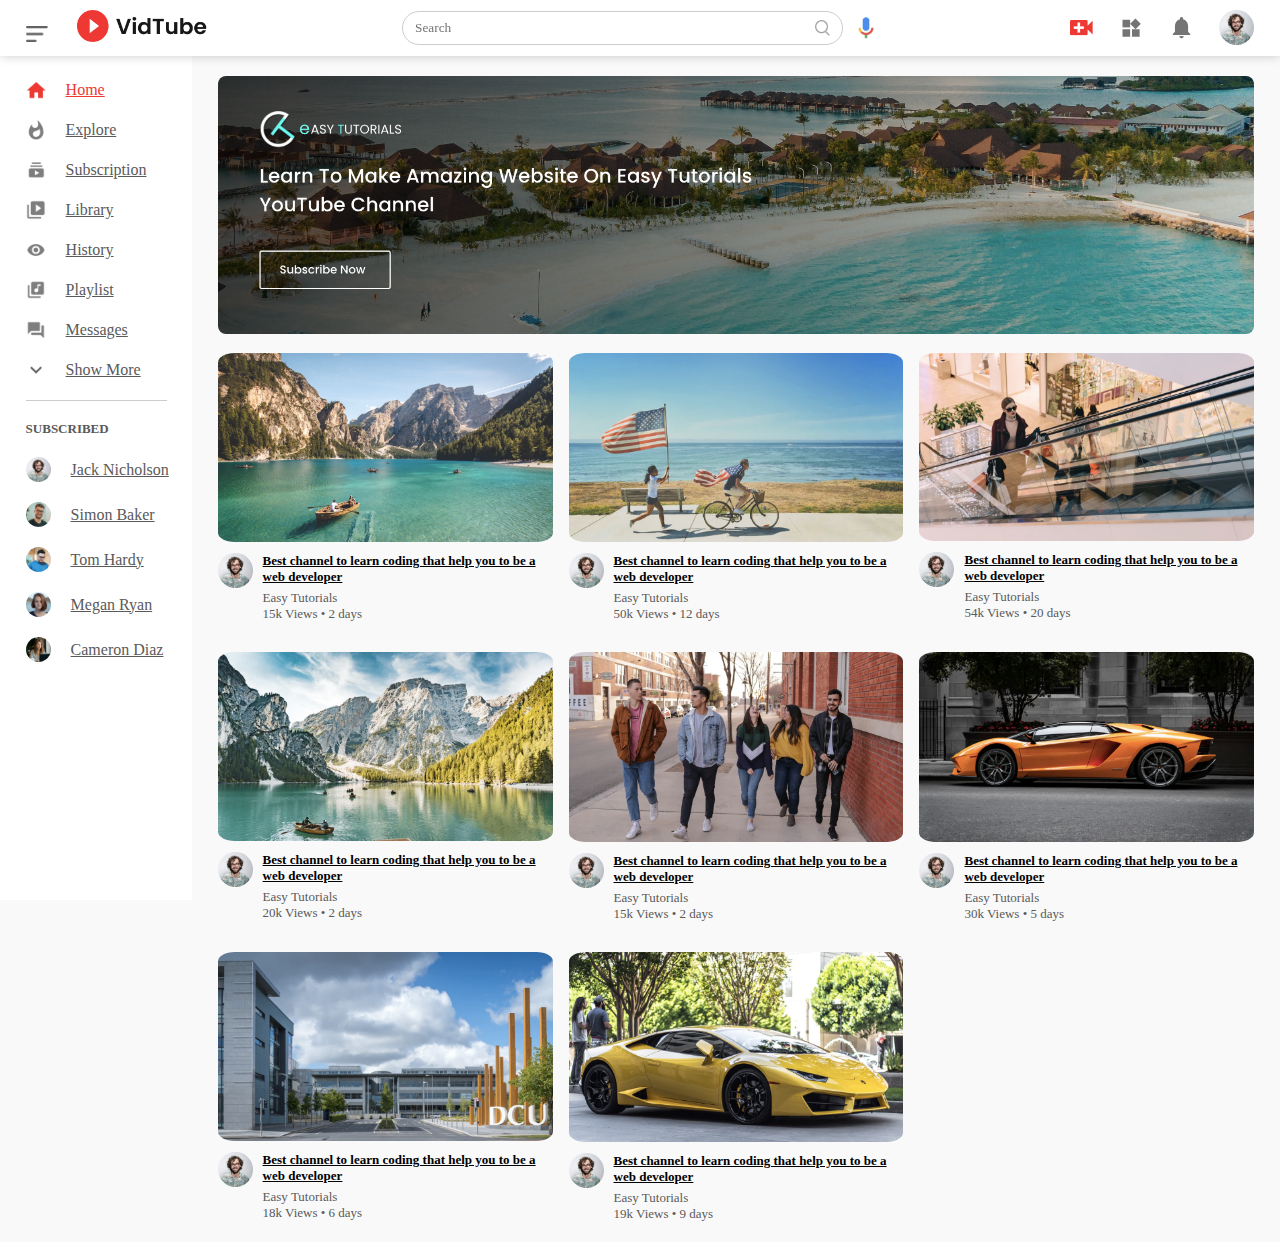
<file: index.html>
<!DOCTYPE html>
<html lang="en">

<head>
    <meta charset="UTF-8">
    <meta name="viewport" content="width=device-width, initial-scale=1.0">
    <title> YouTube </title>
    <link rel="stylesheet" href="style.css">
    <link rel="icon" href=
    "https://th.bing.com/th?id=ODLS.cbff920e-a890-4963-9550-5cb11943a051&w=32&h=32&qlt=90&pcl=fffffa&o=6&pid=1.2"
              type="image/x-icon">
</head>

<body>

    <nav class="flex-div">
        <div class="nav-left">
            <img src="images\vidTube_img\images\menu.png" class="menu-icon" alt="">
            <img src="images\vidTube_img\images\logo.png" class="logo" alt="">
        </div>

        <div class="nav-middle flex-div">
            <div class="search-box flex-div">
                <input type="text" placeholder="Search">
                <img src="images\vidTube_img\images\search.png" alt="">
            </div>
            <img src="images\vidTube_img\images\voice-search.png" class="mic-iocn" alt="">
        </div>

        <div class="nav-right flex-div">
            <img src="images\vidTube_img\images\upload.png" alt="">
            <img src="images\vidTube_img\images\more.png" alt="">
            <img src="images\vidTube_img\images\notification.png" alt="">
            <img src="images\vidTube_img\images\Jack.png" class="user-icon" alt="">
        </div>
    </nav>
    <!----------------------------sidebar--------------------------->

    <div class="sidebar">
        <div class="shortcut-links">
            <a href=""><img src="images\vidTube_img\images\home.png" alt=""><p>Home</p></a>
            <a href=""><img src="images\vidTube_img\images\explore.png" alt=""><p>Explore</p></a>
            <a href=""><img src="images\vidTube_img\images\subscriprion.png" alt=""><p>Subscription</p></a>
            <a href=""><img src="images/vidTube_img/images/library.png" alt=""><p>Library</p></a>
            <a href=""><img src="images/vidTube_img/images/history.png" alt=""><p>History</p></a>
            <a href=""><img src="images/vidTube_img/images/playlist.png" alt=""><p>Playlist</p></a>
            <a href=""><img src="images/vidTube_img/images/messages.png" alt=""><p>Messages</p></a>
            <a href=""><img src="images/vidTube_img/images/show-more.png" alt=""><p>Show More</p></a>
            <hr>
        </div>
        <div class="subscribed-list">
            <h3>SUBSCRIBED</h3>
            <a href=""><img src="images/vidTube_img/images/Jack.png" alt=""><p>Jack Nicholson</p></a>
            <a href=""><img src="images/vidTube_img/images/simon.png" alt=""><p>Simon Baker</p></a>
            <a href=""><img src="images/vidTube_img/images/tom.png" alt=""><p>Tom Hardy</p></a>
            <a href=""><img src="images/vidTube_img/images/megan.png" alt=""><p>Megan Ryan</p></a>
            <a href=""><img src="images/vidTube_img/images/cameron.png" alt=""><p>Cameron Diaz</p></a>
        </div>
    </div>

<!------------------------------main------------------------------>

<div class="container">
    <div class="banner">
        <img src="images/vidTube_img/images/banner.png" alt="">
    </div>
    <div class="list-container">
        <!-- 1 -->
        <div class="vid-list">
            <a href="play-video.html"><img src="images/vidTube_img/images/thumbnail1.png" class ="thumbnail1" alt=""></a>
            <div class = "flex-div">
                <img src="images/vidTube_img/images/Jack.png" alt="">
                <div class="vid-info">
                    <a href="play-video.html">Best channel to learn coding that help you to be a web developer</a>
                    <p>Easy Tutorials</p>
                    <p>15k Views &bull; 2 days</p>
                </div>
            </div>
        </div>
        <!-- 2 -->
        <div class="vid-list">
            <a href="play-video.html"><img src="images/vidTube_img/images/thumbnail2.png" class ="thumbnail1" alt=""></a>
            <div class = "flex-div">
                <img src="images/vidTube_img/images/Jack.png" alt="">
                <div class="vid-info">
                    <a href="play-video.html">Best channel to learn coding that help you to be a web developer</a>
                    <p>Easy Tutorials</p>
                    <p>50k Views &bull; 12 days</p>
                </div>
            </div>
        </div>
        <!-- 3 -->
        <div class="vid-list">
            <a href="play-video.html"><img src="images/vidTube_img/images/thumbnail3.png" class ="thumbnail1" alt=""></a>
            <div class = "flex-div">
                <img src="images/vidTube_img/images/Jack.png" alt="">
                <div class="vid-info">
                    <a href="play-video.html">Best channel to learn coding that help you to be a web developer</a>
                    <p>Easy Tutorials</p>
                    <p>54k Views &bull; 20 days</p>
                </div>
            </div>
        </div>
        <!-- 4 -->
        <div class="vid-list">
            <a href="play-video.html"><img src="images/vidTube_img/images/thumbnail4.png" class ="thumbnail1" alt=""></a>
            <div class = "flex-div">
                <img src="images/vidTube_img/images/Jack.png" alt="">
                <div class="vid-info">
                    <a href="play-video.html">Best channel to learn coding that help you to be a web developer</a>
                    <p>Easy Tutorials</p>
                    <p>20k Views &bull; 2 days</p>
                </div>
            </div>
        </div>
        <!-- 5 -->
        <div class="vid-list">
            <a href="play-video.html"><img src="images/vidTube_img/images/thumbnail5.png" class ="thumbnail1" alt=""></a>
            <div class = "flex-div">
                <img src="images/vidTube_img/images/Jack.png" alt="">
                <div class="vid-info">
                    <a href="play-video.html">Best channel to learn coding that help you to be a web developer</a>
                    <p>Easy Tutorials</p>
                    <p>15k Views &bull; 2 days</p>
                </div>
            </div>
        </div>
        <!-- 6 -->
        <div class="vid-list">
            <a href="play-video.html"><img src="images/vidTube_img/images/thumbnail6.png" class ="thumbnail1" alt=""></a>
            <div class = "flex-div">
                <img src="images/vidTube_img/images/Jack.png" alt="">
                <div class="vid-info">
                    <a href="play-video.html">Best channel to learn coding that help you to be a web developer</a>
                    <p>Easy Tutorials</p>
                    <p>30k Views &bull; 5 days</p>
                </div>
            </div>
        </div>
        <!-- 7 -->
        <div class="vid-list">
            <a href="play-video.html"><img src="images/vidTube_img/images/thumbnail7.png" class ="thumbnail1" alt=""></a>
            <div class = "flex-div">
                <img src="images/vidTube_img/images/Jack.png" alt="">
                <div class="vid-info">
                    <a href="play-video.html">Best channel to learn coding that help you to be a web developer</a>
                    <p>Easy Tutorials</p>
                    <p>18k Views &bull; 6 days</p>
                </div>
            </div>
        </div>
        <!-- 8 -->
        <div class="vid-list">
            <a href="play-video.html"><img src="images/vidTube_img/images/thumbnail8.png" class ="thumbnail1" alt=""></a>
            <div class = "flex-div">
                <img src="images/vidTube_img/images/Jack.png" alt="">
                <div class="vid-info">
                    <a href="play-video.html">Best channel to learn coding that help you to be a web developer</a>
                    <p>Easy Tutorials</p>
                    <p>19k Views &bull; 9 days</p>
                </div>
            </div>
<!-- end of video list -->
             
        </div>
    </div>
</div>






</body>
<script src="script.js"></script>
</html>
</file>
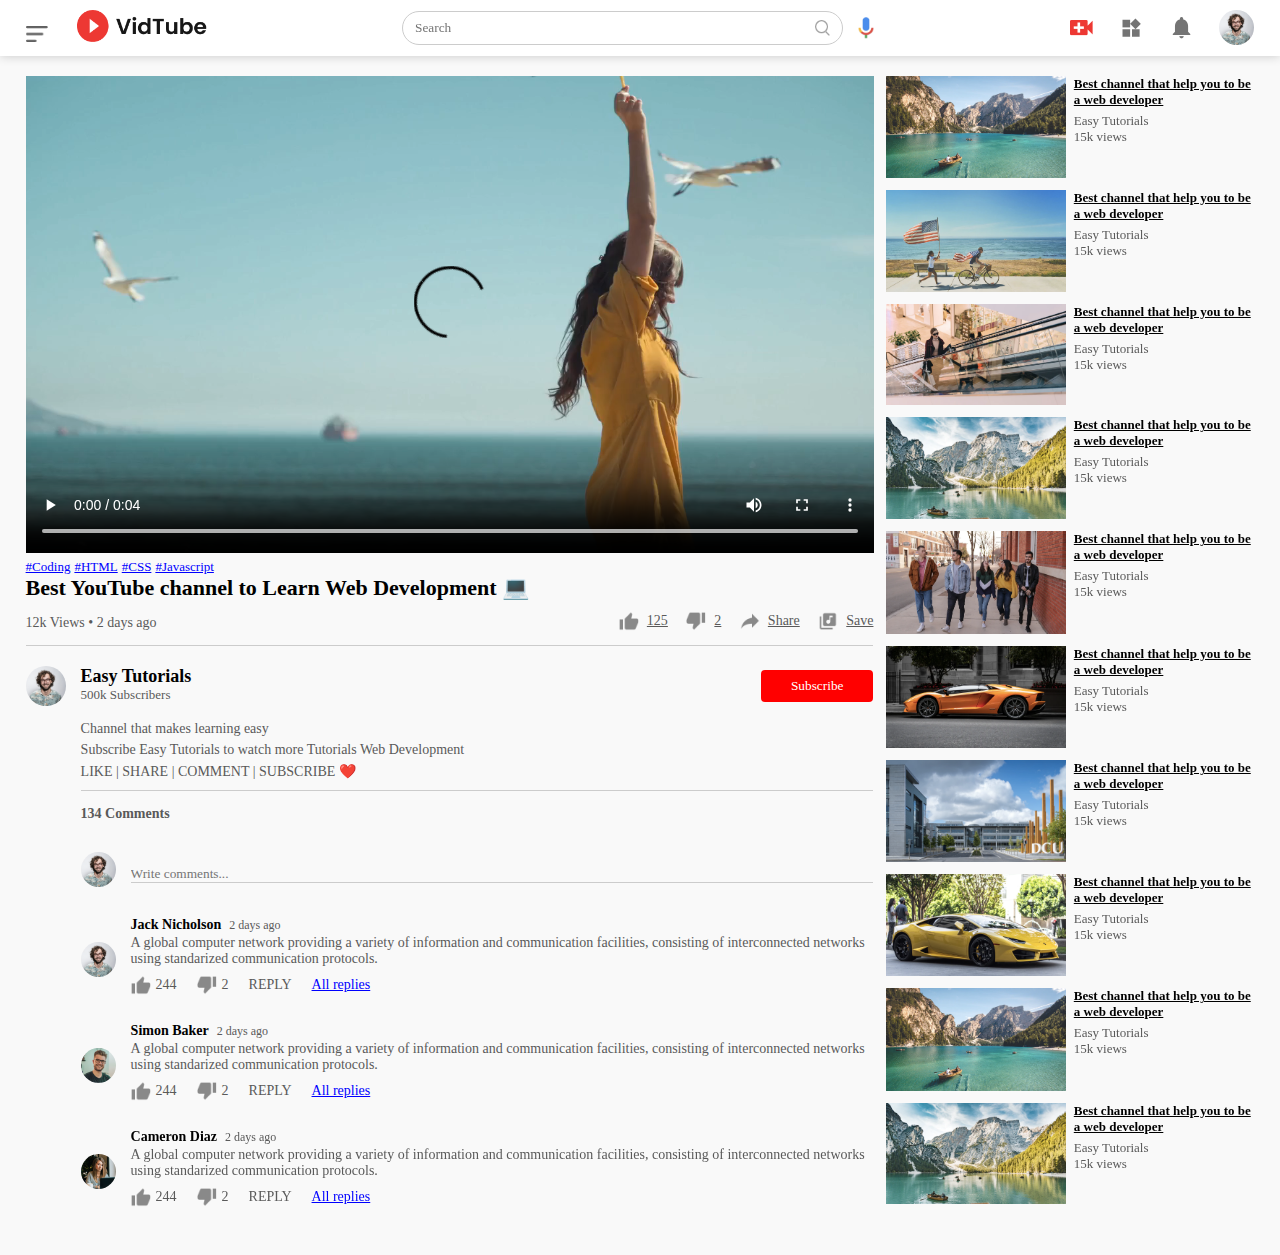
<file: play-video.html>
<!DOCTYPE html>
<html lang="en">

<head>
    <meta charset="UTF-8">
    <meta name="viewport" content="width=device-width, initial-scale=1.0">
    <title>Play video - Easy Tutorials YouTube channel</title>
    <link rel="stylesheet" href="style.css">
</head>

<body>
    <nav class="flex-div">
        <div class="nav-left">
            <img src="images\vidTube_img\images\menu.png" class="menu-icon" alt="">
            <img src="images\vidTube_img\images\logo.png" class="logo" alt="">
        </div>

        <div class="nav-middle flex-div">
            <div class="search-box flex-div">
                <input type="text" placeholder="Search">
                <img src="images\vidTube_img\images\search.png" alt="">
            </div>
            <img src="images\vidTube_img\images\voice-search.png" class="mic-iocn" alt="">
        </div>

        <div class="nav-right flex-div">
            <img src="images\vidTube_img\images\upload.png" alt="">
            <img src="images\vidTube_img\images\more.png" alt="">
            <img src="images\vidTube_img\images\notification.png" alt="">
            <img src="images\vidTube_img\images\Jack.png" class="user-icon" alt="">
        </div>
    </nav>

    <div class="container play-container">
        <div class="row">
            <div class="play-video">
                <video controls autoplay>
                    <source src="images/vidTube_img/images/video.mp4" type="video/mp4" alt="">
                </video>
                <div class="tags">
                    <a href="">#Coding</a> <a href="">#HTML</a> <a href="">#CSS</a> <a href="">#Javascript</a>
                </div>
                <h3>Best YouTube channel to Learn Web Development 💻</h3>
                <div class="play-video-info">
                    <p>12k Views &bull; 2 days ago</p>
                    <div>
                        <a href=""><img src="images/vidTube_img/images/like.png" alt="">125</a>
                        <a href=""><img src="images/vidTube_img/images/dislike.png" alt="">2</a>
                        <a href=""><img src="images/vidTube_img/images/share.png" alt="">Share</a>
                        <a href=""><img src="images/vidTube_img/images/save.png" alt="">Save</a>
                    </div>
                </div>
                <hr>
                <div class="plublisher">
                    <img src="images/vidTube_img/images/Jack.png" alt="">
                    <div>
                        <p>Easy Tutorials</p>
                        <span>500k Subscribers</span>
                    </div>
                    <button type="button">Subscribe</button>
                </div>
                <div class="vid-description">
                    <p>Channel that makes learning easy</p>
                    <p>Subscribe Easy Tutorials to watch more Tutorials Web Development</p>
                    <p> LIKE | SHARE | COMMENT | SUBSCRIBE ❤️</p>
                    <!-- <p>FOLLOW for more videos.....</p> -->
                    <hr>
                    <h4>134 Comments</h4>


                    <div class="add-comment">
                        <img src="images/vidTube_img/images/Jack.png" alt="">
                        <input type="text" placeholder="Write comments...">
                    </div>
                    <!-- reply 1 -->
                    <div class="old-comment">
                        <img src="images/vidTube_img/images/Jack.png" alt="">
                        <div>
                            <h3>Jack Nicholson<span>2 days ago</span></h3>
                            <p>A global computer network providing a variety of information and communication
                                facilities, consisting of interconnected networks using standarized communication
                                protocols. </p>
                            <div class="acomment-action">
                                <img src="images/vidTube_img/images/like.png" alt="">
                                <span>244</span>
                                <img src="images/vidTube_img/images/dislike.png" alt="">
                                <span>2</span>
                                <span>REPLY</span>
                                <a href="">All replies</a>
                            </div>
                        </div>
                    </div>

                    <!-- reply 2 -->
                    <div class="old-comment">
                        <img src="images/vidTube_img/images/simon.png" alt="">
                        <div>
                            <h3>Simon Baker<span>2 days ago</span></h3>
                            <p>A global computer network providing a variety of information and communication
                                facilities, consisting of interconnected networks using standarized communication
                                protocols. </p>
                            <div class="acomment-action">
                                <img src="images/vidTube_img/images/like.png" alt="">
                                <span>244</span>
                                <img src="images/vidTube_img/images/dislike.png" alt="">
                                <span>2</span>
                                <span>REPLY</span>
                                <a href="">All replies</a>
                            </div>
                        </div>
                    </div>

                    <!-- reply 3 -->
                    <div class="old-comment">
                        <img src="images/vidTube_img/images/cameron.png" alt="">
                        <div>
                            <h3>Cameron Diaz<span>2 days ago</span></h3>
                            <p>A global computer network providing a variety of information and communication
                                facilities, consisting of interconnected networks using standarized communication
                                protocols. </p>
                            <div class="acomment-action">
                                <img src="images/vidTube_img/images/like.png" alt="">
                                <span>244</span>
                                <img src="images/vidTube_img/images/dislike.png" alt="">
                                <span>2</span>
                                <span>REPLY</span>
                                <a href="">All replies</a>
                            </div>
                        </div>
                    </div>
                    <!-- end of reply section -->


                </div>

            </div>




            <!-- new side bar starting -->
            <div class="right-sidebar">

                <!-- 1 -->
                <div class="side-video-list">
                    <a href="" class="small-thumbnail"><img src="images/vidTube_img/images/thumbnail1.png" alt=""></a>
                    <div class="vid-info">
                        <a href="">Best channel that help you to be a web developer</a>
                        <p>Easy Tutorials</p>
                        <p>15k views</p>
                    </div>
                </div>

                <!-- 2 -->
                <div class="side-video-list">
                    <a href="" class="small-thumbnail"><img src="images/vidTube_img/images/thumbnail2.png" alt=""></a>
                    <div class="vid-info">
                        <a href="">Best channel that help you to be a web developer</a>
                        <p>Easy Tutorials</p>
                        <p>15k views</p>
                    </div>
                </div>

                <!-- 3 -->
                <div class="side-video-list">
                    <a href="" class="small-thumbnail"><img src="images/vidTube_img/images/thumbnail3.png" alt=""></a>
                    <div class="vid-info">
                        <a href="">Best channel that help you to be a web developer</a>
                        <p>Easy Tutorials</p>
                        <p>15k views</p>
                    </div>
                </div>

                <!-- 4 -->
                <div class="side-video-list">
                    <a href="" class="small-thumbnail"><img src="images/vidTube_img/images/thumbnail4.png" alt=""></a>
                    <div class="vid-info">
                        <a href="">Best channel that help you to be a web developer</a>
                        <p>Easy Tutorials</p>
                        <p>15k views</p>
                    </div>
                </div>

                <!-- 5 -->
                <div class="side-video-list">
                    <a href="" class="small-thumbnail"><img src="images/vidTube_img/images//thumbnail5.png" alt=""></a>
                    <div class="vid-info">
                        <a href="">Best channel that help you to be a web developer</a>
                        <p>Easy Tutorials</p>
                        <p>15k views</p>
                    </div>
                </div>

                <!-- 6 -->
                <div class="side-video-list">
                    <a href="" class="small-thumbnail"><img src="images/vidTube_img/images/thumbnail6.png" alt=""></a>
                    <div class="vid-info">
                        <a href="">Best channel that help you to be a web developer</a>
                        <p>Easy Tutorials</p>
                        <p>15k views</p>
                    </div>
                </div>

                <!-- 7 -->
                <div class="side-video-list">
                    <a href="" class="small-thumbnail"><img src="images/vidTube_img/images/thumbnail7.png" alt=""></a>
                    <div class="vid-info">
                        <a href="">Best channel that help you to be a web developer</a>
                        <p>Easy Tutorials</p>
                        <p>15k views</p>
                    </div>
                </div>

                <!-- 8 -->
                <div class="side-video-list">
                    <a href="" class="small-thumbnail"><img src="images/vidTube_img/images/thumbnail8.png" alt=""></a>
                    <div class="vid-info">
                        <a href="">Best channel that help you to be a web developer</a>
                        <p>Easy Tutorials</p>
                        <p>15k views</p>
                    </div>
                </div>

                <!-- 9 -->
                <div class="side-video-list">
                    <a href="" class="small-thumbnail"><img src="images/vidTube_img/images/thumbnail1.png" alt=""></a>
                    <div class="vid-info">
                        <a href="">Best channel that help you to be a web developer</a>
                        <p>Easy Tutorials</p>
                        <p>15k views</p>
                    </div>
                </div>

                <!-- 9 -->
                <div class="side-video-list">
                    <a href="" class="small-thumbnail"><img src="images/vidTube_img/images/thumbnail4.png" alt=""></a>
                    <div class="vid-info">
                        <a href="">Best channel that help you to be a web developer</a>
                        <p>Easy Tutorials</p>
                        <p>15k views</p>
                    </div>
                </div>


                <!-- end of side video list -->
            </div>
        </div>
    </div>


</body>

</html>
</file>
<file: style.css>
* {
    margin: 0;
    padding: 0;
    font-family: 'poppins', 'sans-serif';
    box-sizing: border-box;
}

a {
    text-align: none;
    color: #5a5a5a;
}

img {
    cursor: pointer;
}

.flex-div {
    display: flex;
    align-items: center;
}

nav {
    padding: 10px 2%;
    justify-content: space-between;
    box-shadow: 0 0 10px rgba(0, 0, 0, 0.2);
    background: #fff;
    position: sticky;
    top: 0;
    z-index: 10;
}

.nav-right img {
    width: 25px;
    margin-right: 25px;
}

.nav-right .user-icon {
    width: 35px;
    border-radius: 50%;
    margin-right: 0;
}

.nav-left .menu-icon {
    width: 22px;
    margin-right: 25px;
}

.nav-left .logo {
    width: 130px;
}

.nav-middle .mic-iocn {
    width: 16px;
}

.nav-middle .search-box {
    border: 1px solid #ccc;
    margin-right: 15px;
    padding: 8px 12px;
    border-radius: 25px;
}

.nav-middle .search-box input {
    width: 400px;
    outline: 0;
    border: 0;
    background: transparent;
}

.nav-middle .search-box img {
    width: 15px;
}

/* --------sidebar--------- */

.sidebar {
    background: #fff;
    width: 15%;
    height: 100vh;
    position: fixed;
    top: 0;
    padding-left: 2%;
    padding-top: 80px;
}

.shortcut-links a img {
    width: 20px;
    margin-right: 20px;
}

.shortcut-links a {
    display: flex;
    align-items: center;
    margin-bottom: 20px;
    width: fit-content;
    flex-wrap: wrap;
}

.shortcut-links a:first-child {
    color: #ed3833;
}

.sidebar hr {
    border: 0;
    height: 1px;
    background: #ccc;
    width: 85%;
}

.subscribed-list h3 {
    font-size: 13px;
    margin: 20px 0;
    color: #5a5a5a;
}

.subscribed-list a {
    display: flex;
    align-items: center;
    margin-bottom: 20px;
    width: fit-content;
    flex-wrap: wrap;
}

.subscribed-list a img {
    width: 25px;
    border-radius: 50%;
    margin-right: 20px;
}

.small-sidebar {
    width: 5%;
}

.small-sidebar a p {
    display: none;
}

.small-sidebar h3 {
    display: none;
}

.small-sidebar hr {
    width: 50%;
    margin-bottom: 25px;
}

/* ---------------main------------------ */

.container {
    background: #f9f9f9;
    padding-left: 17%;
    padding-right: 2%;
    padding-top: 20px;
    padding-bottom: 20px;
}

.large-container {
    padding-left: 7%;
}

.banner {
    width: 100%;
}

.banner img {
    width: 100%;
    border-radius: 8px;
}

.list-container {
    display: grid;
    grid-template-columns: repeat(auto-fit, minmax(250px, 1fr));
    grid-column-gap: 16px;
    grid-row-gap: 30px;
    margin-top: 15px;
}

.vid-list .thumbnail1 {
    width: 100%;
    border-radius: 5%;
}

.vid-list .flex-div {
    align-items: flex-start;
    margin-top: 7px;
}

.vid-list .flex-div img {
    width: 35px;
    margin-right: 10px;
    border-radius: 50%;
}

.vid-info {
    color: #5a5a5a;
    font-size: 13px;
}

.vid-info a {
    color: #000;
    font-weight: 600;
    display: block;
    margin-bottom: 5px;
}

@media (max-width : 900px) {
    .menu-icon {
        display: none;
    }

    .sidebar {
        display: none;
    }

    .container .large-container {
        padding-left: 5%;
        padding-right: 5%;
    }

    .nav-right img {
        display: none;
    }

    .nav-right .user-icon {
        display: block;
        width: 30px;
    }

    .nav-middle .search-box input {
        width: 100px;
    }

    .nav-middle .mic-iocn {
        display: none;
    }

    .logo {
        width: 90px;
    }

}

/* ---------play video page ------------- */

.play-container {
    padding-left: 2%;
}

.row {
    display: flex;
    justify-content: space-between;
    flex-wrap: wrap;
}

.play-video {
    flex-basis: 69%;
}

.right-sidebar {
    flex-basis: 30%;
}

.play-video video {
    width: 100%;
}

.side-video-list {
    display: flex;
    justify-content: space-between;
    margin-bottom: 8px;
}

.side-video-list img {
    width: 100%;
}

.side-video-list .small-thumbnail {
    flex-basis: 49%;
}

.side-video-list .vid-info {
    flex-basis: 49%;
}

.play-video .tags a {
    color: #0000ff;
    font-size: 13px;
}

.play-video h3 {
    font-weight: 600;
    font-size: 22px;
}

.play-video .play-video-info {
    display: flex;
    align-items: center;
    justify-content: space-between;
    flex-wrap: wrap;
    margin-top: 10px;
    font-size: 14px;
    color: #5a5a5a;
}

.play-video .play-video-info a img {
    width: 20px;
    margin-right: 8px;
}

.play-video .play-video-info a {
    display: inline-flex;
    align-items: center;
    margin-left: 15px;
}

.play-video hr {
    border: 0;
    height: 1px;
    background: #ccc;
    margin: 10px 0;
}

.plublisher {
    display: flex;
    align-items: center;
    margin-top: 20px;
}

.plublisher div {
    flex: 1;
    line-height: 18px;
}

.plublisher img {
    width: 40px;
    border-radius: 50%;
    margin-right: 15px;
}

.plublisher div p {
    color: #000;
    font-weight: 600;
    font-size: 18px;
}

.plublisher div span {
    font-size: 13px;
    color: #5a5a5a;
}

.plublisher button {
    background: red;
    color: #fff;
    padding: 8px 30px;
    border: 0;
    outline: 0;
    border-radius: 4px;
    cursor: pointer;
}

.vid-description {
    padding-left: 55px;
    margin: 15px 0;
}

.vid-description p {
    font-size: 14px;
    margin-bottom: 5px;
    color: #5a5a5a;
}

.vid-description h4 {
    font-size: 14px;
    color: #5a5a5a;
    margin-top: 15px;
}

.add-comment {
    display: flex;
    align-items: center;
    margin: 30px 0;
}

.add-comment img {
    width: 35px;
    border-radius: 50%;
    margin-right: 15px;
}

.add-comment input {
    border: 0;
    outline: 0;
    border-bottom: 1px solid #ccc;
    width: 100%;
    padding-top: 10px;
    background: transparent;
}

.old-comment {
    display: flex;
    align-items: center;
    margin: 20px 0;
}

.old-comment img {
    width: 35px;
    border-radius: 50%;
    margin-right: 15px;
}

.old-comment h3 {
    font-size: 14px;
    margin-bottom: 2px;
}

.old-comment h3 span {
    font-size: 12px;
    color: #5a5a5a;
    font-weight: 500;
    margin-left: 8px
}

.old-comment .acomment-action {
    display: flex;
    align-items: center;
    margin: 8px 0;
    font-size: 14px;
}

.old-comment .acomment-action img {
    border-radius: 0;
    width: 20px;
    margin-right: 5px;
}

.old-comment .acomment-action span {
    margin-right: 20px;
    color: #5a5a5a;
}

.old-comment .acomment-action a {
    color: #0000ff;
}


/* responsive of inner videos */

@media (max-width:900px) {
    .play-video {
        flex-basis: 100%;
    }

    .right-sidebar {
        flex-basis: 100%;
    }

    .play-container {
        padding-left: 5%;
    }

    .vid-description {
        padding-left: 0;
    }

    .play-video .play-video-info a {
        margin-left: 0;
        margin-right: 15px;
        margin-top: 15px;
    }

}
</file>
